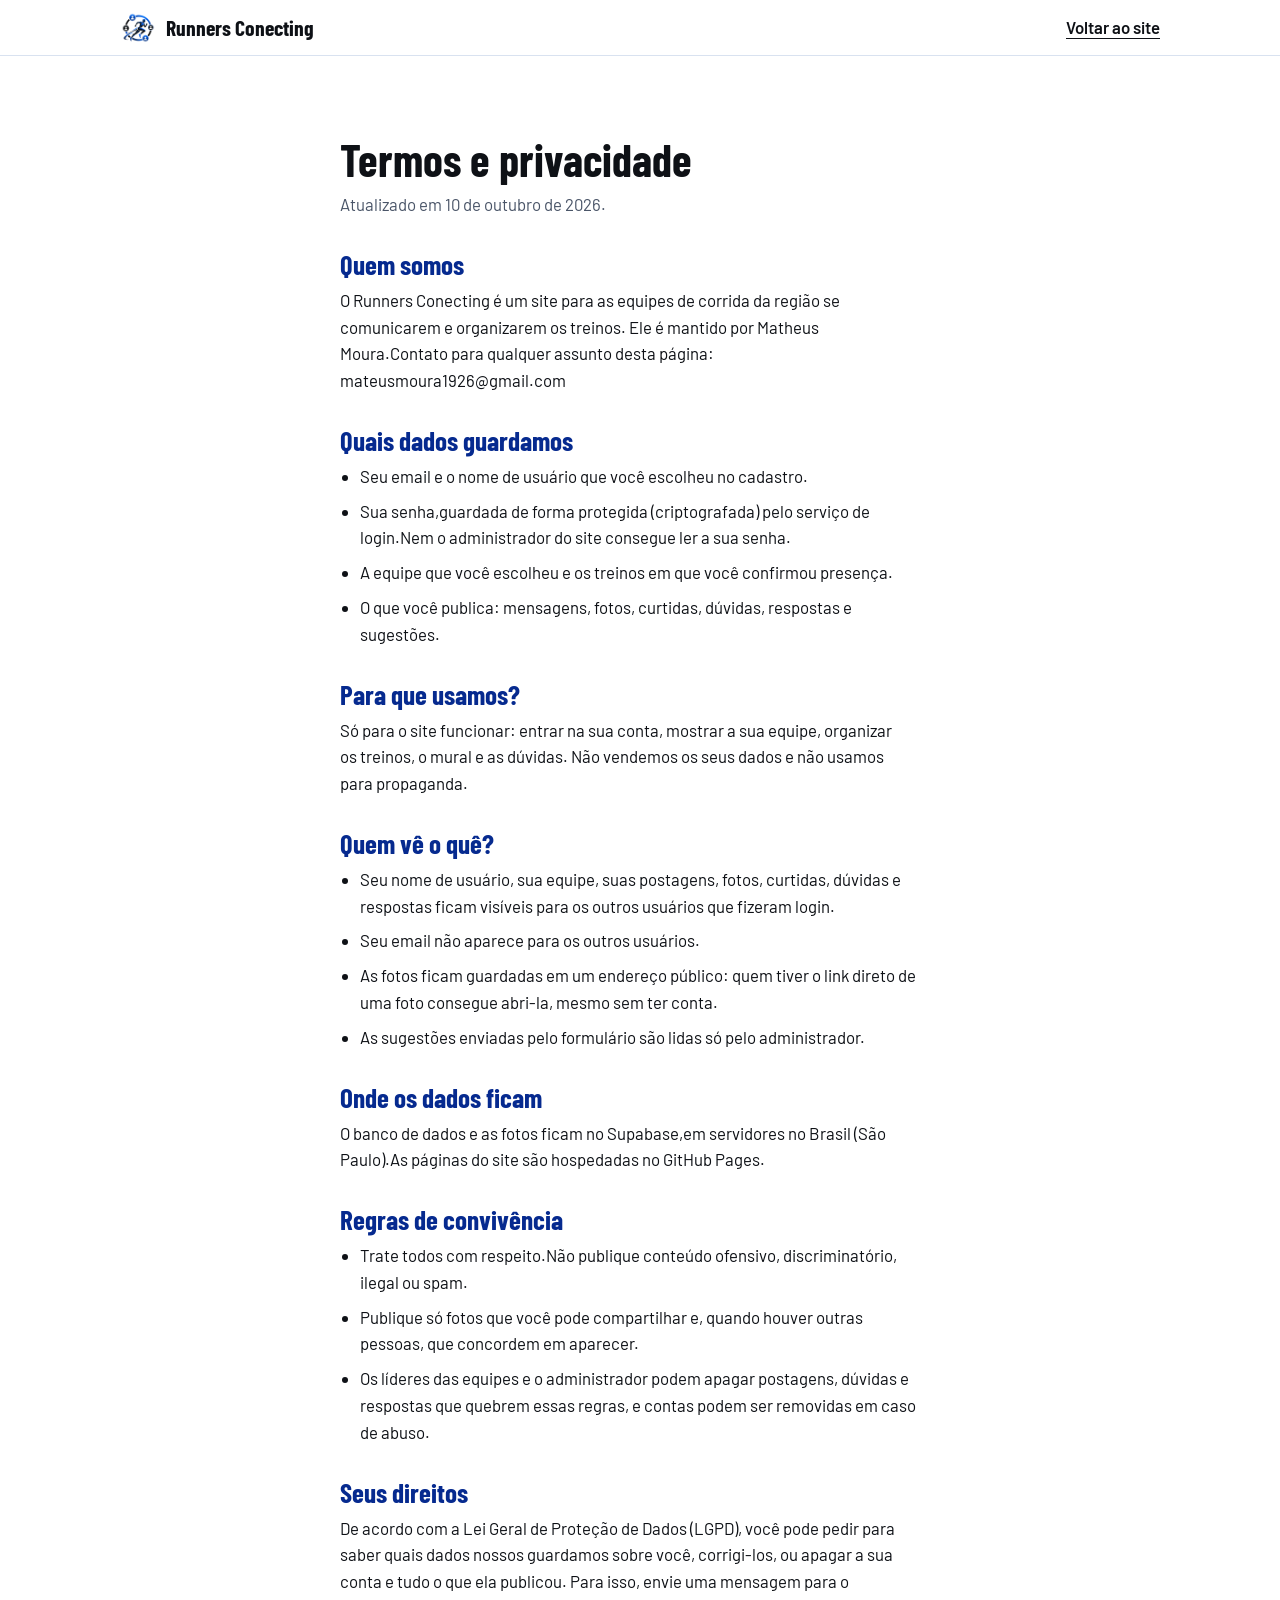
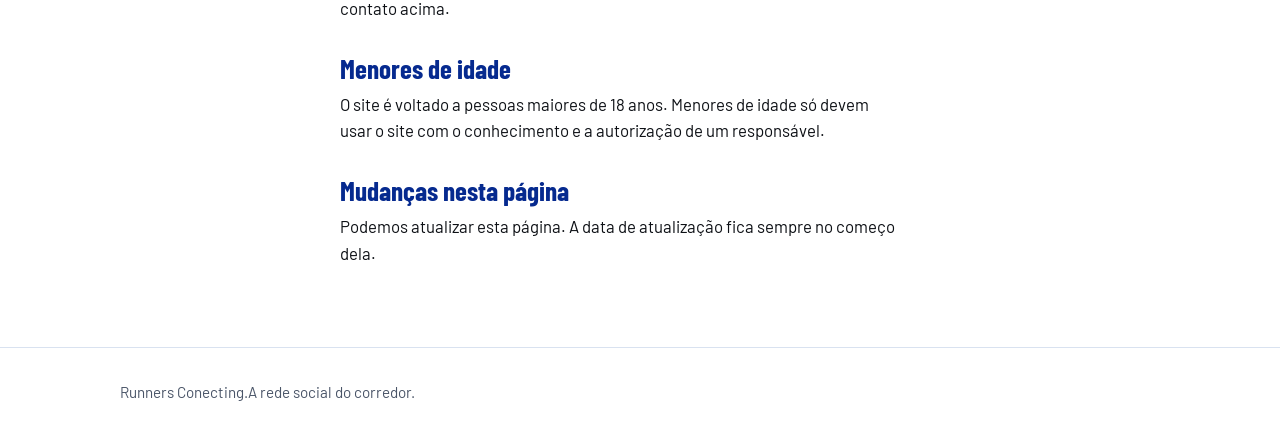
<file: privacidade.html>
<!DOCTYPE html>
<html lang="pt-BR">
<head>
  <meta charset="UTF-8">
  <meta name="viewport" content="width=device-width, initial-scale=1">
  <meta name="theme-color" content="#0A55DB">
  <title>Termos e privacidade | Runners Conecting</title>
  <link rel="icon" href="img/logo.png" type="image/png">

  <!-- Fontes.Se ficarem sem internet, o navegador usa uma fonte parecida. -->
  <link rel="preconnect" href="https://fonts.googleapis.com">
  <link rel="preconnect" href="https://fonts.gstatic.com" crossorigin>
  <link href="https://fonts.googleapis.com/css2?family=Barlow:wght@400;500;600&family=Barlow+Condensed:wght@600;700;800&display=swap" rel="stylesheet">

  <link rel="stylesheet" href="style.css">
</head>
<body>

  <header class="topo">
    <div class="topo-conteudo">
      <a class="marca" href="index.html">
        <img src="img/logo.png" alt="" width="36" height="36">
        <span>Runners Conecting</span>
      </a>
      <a class="link-simples" href="index.html">Voltar ao site</a>
    </div>
  </header>

  <main class="secao">
    <div class="container container-estreito texto-longo">
      <h1 class="titulo-secao">Termos e privacidade</h1>
      <p class="texto-atualizado">Atualizado em 10 de outubro de 2026.</p>

      <h2>Quem somos</h2>
      <p>O Runners Conecting é um site para as equipes de corrida da região se comunicarem e organizarem os treinos. Ele é mantido por Matheus Moura.Contato para qualquer assunto desta página: mateusmoura1926@gmail.com</p>

      <h2>Quais dados guardamos</h2>
      <ul>
        <li>Seu email e o nome de usuário que você escolheu no cadastro.</li>
        <li>Sua senha,guardada de forma protegida (criptografada) pelo serviço de login.Nem o administrador do site consegue ler a sua senha.</li>
        <li>A equipe que você escolheu e os treinos em que você confirmou presença.</li>
        <li>O que você publica: mensagens, fotos, curtidas, dúvidas, respostas e sugestões.</li>
      </ul>

      <h2>Para que usamos?</h2>
      <p>Só para o site funcionar: entrar na sua conta, mostrar a sua equipe, organizar os treinos, o mural e as dúvidas. Não vendemos os seus dados e não usamos para propaganda.</p>

      <h2>Quem vê o quê?</h2>
      <ul>
        <li>Seu nome de usuário, sua equipe, suas postagens, fotos, curtidas, dúvidas e respostas ficam visíveis para os outros usuários que fizeram login.</li>
        <li>Seu email não aparece para os outros usuários.</li>
        <li>As fotos ficam guardadas em um endereço público: quem tiver o link direto de uma foto consegue abri-la, mesmo sem ter conta.</li>
        <li>As sugestões enviadas pelo formulário são lidas só pelo administrador.</li>
      </ul>

      <h2>Onde os dados ficam</h2>
      <p>O banco de dados e as fotos ficam no Supabase,em servidores no Brasil (São Paulo).As páginas do site são hospedadas no GitHub Pages.</p>

      <h2>Regras de convivência</h2>
      <ul>
        <li>Trate todos com respeito.Não publique conteúdo ofensivo, discriminatório, ilegal ou spam.</li>
        <li>Publique só fotos que você pode compartilhar e, quando houver outras pessoas, que concordem em aparecer.</li>
        <li>Os líderes das equipes e o administrador podem apagar postagens, dúvidas e respostas que quebrem essas regras, e contas podem ser removidas em caso de abuso.</li>
      </ul>

      <h2>Seus direitos</h2>
      <p>De acordo com a Lei Geral de Proteção de Dados (LGPD), você pode pedir para saber quais dados nossos guardamos sobre você, corrigi-los, ou apagar a sua conta e tudo o que ela publicou. Para isso, envie uma mensagem para o contato acima.</p>

      <h2>Menores de idade</h2>
      <p>O site é voltado a pessoas maiores de 18 anos. Menores de idade só devem usar o site com o conhecimento e a autorização de um responsável.</p>

      <h2>Mudanças nesta página</h2>
      <p>Podemos atualizar esta página. A data de atualização fica sempre no começo dela.</p>
    </div>
  </main>

  <footer class="rodape">
    <div class="container">
      <p>Runners Conecting.A rede social do corredor.</p>
    </div>
  </footer>

</body>
</html>
</file>
<file: style.css>
:root {
  --azul: #0a55db;
  --azul-escuro: #062a8f;
  --azul-claro: #e8f0fd;
  --preto: #0e1116;
  --texto-suave: #4a5568;
  --linha: #d9e2f0;
  --branco: #ffffff;
  --erro: #b42318;
  --sucesso: #0b6b3a;

  --fonte-titulo: "Barlow Condensed", "Arial Narrow", sans-serif;
  --fonte-texto: "Barlow", "Segoe UI", Arial, sans-serif;
}

/* ---------- Base ---------- */

* {
  box-sizing: border-box;
}

html {
  scroll-behavior: smooth;
}

body {
  margin: 0;
  font-family: var(--fonte-texto);
  font-size: 1.05rem;
  line-height: 1.6;
  color: var(--preto);
  background: var(--branco);
}

/* Garante que o atributo "hidden" sempre esconde o elemento */
[hidden] {
  display: none !important;
}

img {
  max-width: 100%;
  height: auto;
}

h1,
h2,
h3 {
  margin: 0;
  font-family: var(--fonte-titulo);
  line-height: 1.05;
}

p {
  margin: 0;
}

a {
  color: var(--azul);
}

:focus-visible {
  outline: 3px solid var(--azul);
  outline-offset: 3px;
}

.container {
  width: 100%;
  max-width: 1080px;
  margin: 0 auto;
  padding: 0 1.25rem;
}

.container-estreito {
  max-width: 640px;
}

/* ---------- Botões ---------- */

.botao {
  display: inline-block;
  padding: 0.8rem 1.5rem;
  font-family: var(--fonte-texto);
  font-size: 1rem;
  font-weight: 600;
  text-decoration: none;
  text-align: center;
  color: var(--branco);
  background: var(--azul);
  border: none;
  border-radius: 10px;
  cursor: pointer;
  transition: background 0.2s ease, transform 0.1s ease;
}

.botao:hover {
  background: var(--azul-escuro);
}

.botao:active {
  transform: translateY(1px);
}

.link-simples {
  font-weight: 600;
  color: var(--preto);
  text-underline-offset: 4px;
}

.link-simples:hover {
  color: var(--azul);
}

/* ---------- Formulários ---------- */

.formulario {
  display: grid;
  gap: 1rem;
}

.campo {
  display: grid;
  gap: 0.35rem;
}

.campo label {
  font-weight: 600;
  font-size: 0.95rem;
}

.campo input,
.campo textarea {
  width: 100%;
  padding: 0.75rem 0.9rem;
  font-family: var(--fonte-texto);
  font-size: 1rem;
  color: var(--preto);
  background: var(--branco);
  border: 1.5px solid var(--linha);
  border-radius: 10px;
  transition: border-color 0.2s ease, box-shadow 0.2s ease;
}

.campo textarea {
  resize: vertical;
}

.campo input:focus,
.campo textarea:focus {
  outline: none;
  border-color: var(--azul);
  box-shadow: 0 0 0 3px rgba(10, 85, 219, 0.25);
}

.mensagem {
  min-height: 1.4em;
  font-size: 0.95rem;
  font-weight: 500;
  color: var(--erro);
}

.mensagem.ok {
  color: var(--sucesso);
}

/* ---------- Tela de login ---------- */

.tela-login {
  min-height: 100vh;
  display: grid;
  place-items: center;
  padding: 2rem 1.25rem;
  background: linear-gradient(180deg, var(--azul-claro) 0%, var(--branco) 55%);
}

.login-caixa {
  width: 100%;
  max-width: 420px;
  padding: 2rem 1.5rem;
  background: var(--branco);
  border: 1px solid var(--linha);
  border-radius: 18px;
  text-align: center;
}

.login-logo {
  display: block;
  margin: 0 auto 0.5rem;
}

.login-titulo {
  font-size: 2.2rem;
  font-weight: 800;
}

.login-texto {
  margin: 0.25rem 0 1.5rem;
  color: var(--texto-suave);
}

.login-caixa .formulario {
  text-align: left;
}

.abas {
  display: grid;
  grid-template-columns: 1fr 1fr;
  gap: 0.25rem;
  padding: 0.25rem;
  margin-bottom: 1.25rem;
  background: var(--azul-claro);
  border-radius: 12px;
}

.aba {
  padding: 0.6rem 0.5rem;
  font-family: var(--fonte-texto);
  font-size: 1rem;
  font-weight: 600;
  color: var(--texto-suave);
  background: transparent;
  border: none;
  border-radius: 9px;
  cursor: pointer;
  transition: background 0.2s ease, color 0.2s ease;
}

.aba[aria-selected="true"] {
  color: var(--branco);
  background: var(--azul);
}

/* ---------- Topo e menu ---------- */

.topo {
  position: sticky;
  top: 0;
  z-index: 10;
  background: var(--branco);
  border-bottom: 1px solid var(--linha);
}

.topo-conteudo {
  display: flex;
  flex-wrap: wrap;
  align-items: center;
  justify-content: space-between;
  gap: 0.25rem 1rem;
  max-width: 1080px;
  margin: 0 auto;
  padding: 0.6rem 1.25rem;
}

.marca {
  display: flex;
  align-items: center;
  gap: 0.6rem;
  font-family: var(--fonte-titulo);
  font-size: 1.35rem;
  font-weight: 700;
  color: var(--preto);
  text-decoration: none;
}

.botao-sair {
  padding: 0.4rem 0.9rem;
  font-family: var(--fonte-texto);
  font-size: 0.95rem;
  font-weight: 600;
  color: var(--preto);
  background: transparent;
  border: 1.5px solid var(--linha);
  border-radius: 8px;
  cursor: pointer;
  transition: border-color 0.2s ease, color 0.2s ease;
}

.botao-sair:hover {
  color: var(--azul);
  border-color: var(--azul);
}

/* No celular o menu fica numa linha própria, que rola para o lado se precisar */
.menu {
  display: flex;
  gap: 1.25rem;
  width: 100%;
  order: 3;
  overflow-x: auto;
  padding: 0.25rem 0;
}

.menu a {
  flex-shrink: 0;
  font-weight: 600;
  color: var(--preto);
  text-decoration: none;
  padding: 0.25rem 0;
  border-bottom: 2px solid transparent;
  transition: border-color 0.2s ease, color 0.2s ease;
}

.menu a:hover {
  color: var(--azul);
  border-bottom-color: var(--azul);
}

/* ---------- Seções ---------- */

.secao {
  padding: 3.5rem 0;
  /* Evita que o topo fixo cubra o título quando se clica numa âncora */
  scroll-margin-top: 6.5rem;
}

.secao-clara {
  background: var(--azul-claro);
}

.titulo-secao {
  font-size: clamp(2rem, 5vw, 2.8rem);
  font-weight: 700;
}

.texto-secao {
  max-width: 60ch;
  margin: 0.5rem 0 2rem;
  color: var(--texto-suave);
}

/* ---------- Início: logo flutuando com LED ---------- */

.heroi {
  display: grid;
  gap: 1.5rem;
  align-items: center;
  padding: 1rem 0 3rem;
}

/* No celular a logo vem primeiro */
.logo-palco {
  position: relative;
  display: grid;
  place-items: center;
  width: min(70vw, 300px);
  margin: 0 auto;
}

/* O LED: um brilho azul suave que "respira" atrás da logo */
.logo-palco::before {
  content: "";
  position: absolute;
  inset: 6%;
  border-radius: 50%;
  background: radial-gradient(
    circle,
    rgba(10, 85, 219, 0.55) 0%,
    rgba(10, 85, 219, 0.2) 45%,
    rgba(10, 85, 219, 0) 70%
  );
  filter: blur(22px);
  animation: led 4s ease-in-out infinite alternate;
}

.logo-palco img {
  position: relative;
  width: 100%;
  animation: flutuar 5s ease-in-out infinite alternate;
}

@keyframes flutuar {
  from {
    transform: translateY(0);
  }
  to {
    transform: translateY(-14px);
  }
}

@keyframes led {
  from {
    opacity: 0.55;
    transform: scale(0.92);
  }
  to {
    opacity: 1;
    transform: scale(1.08);
  }
}

.heroi-titulo {
  font-size: clamp(2.8rem, 9vw, 4.6rem);
  font-weight: 800;
  letter-spacing: -0.01em;
  overflow-wrap: anywhere;
}

.heroi-lead {
  max-width: 34ch;
  margin: 1rem 0 1.75rem;
  font-size: 1.25rem;
  color: var(--texto-suave);
}

.heroi-botoes {
  display: flex;
  flex-wrap: wrap;
  align-items: center;
  gap: 1rem 1.5rem;
}

/* ---------- Início: para que serve ---------- */

.sobre {
  padding-top: 2.5rem;
  border-top: 1px solid var(--linha);
}

.sobre-lista {
  margin: 1.5rem 0 0;
  padding: 0;
  list-style: none;
}

.sobre-lista li {
  display: grid;
  gap: 0.35rem;
  padding: 1.25rem 0;
  border-top: 1px solid var(--linha);
}

.sobre-lista li:first-child {
  border-top: none;
  padding-top: 0;
}

.sobre-lista h3 {
  font-size: 1.6rem;
  font-weight: 700;
  color: var(--azul-escuro);
}

.sobre-lista p {
  max-width: 60ch;
  color: var(--texto-suave);
}

/* ---------- Equipes ---------- */

/* As equipes se encaixam sozinhas: 3 lado a lado no computador, 1 por linha no celular */
.equipes-grade {
  display: grid;
  grid-template-columns: repeat(auto-fit, minmax(230px, 1fr));
  gap: 1.25rem;
}

.equipe-tile {
  position: relative;
  display: block;
  width: 100%;
  aspect-ratio: 4 / 3;
  padding: 0;
  overflow: hidden;
  font-family: var(--fonte-texto);
  text-align: left;
  color: var(--branco);
  background: linear-gradient(135deg, var(--azul-escuro), var(--azul));
  border: 3px solid var(--branco);
  border-radius: 18px;
  cursor: pointer;
  transition: transform 0.2s ease, box-shadow 0.2s ease;
}

.equipe-tile:hover {
  transform: translateY(-3px);
}

.equipe-tile img {
  position: absolute;
  inset: 0;
  width: 100%;
  height: 100%;
  object-fit: cover;
}

/* Faixa escura embaixo para o nome ficar legível sobre qualquer foto */
.equipe-tile::after {
  content: "";
  position: absolute;
  inset: 0;
  background: linear-gradient(180deg, rgba(14, 17, 22, 0) 45%, rgba(14, 17, 22, 0.8) 100%);
}

.equipe-nome {
  position: absolute;
  left: 1.25rem;
  right: 1.25rem;
  bottom: 1rem;
  z-index: 1;
  font-family: var(--fonte-titulo);
  font-size: clamp(1.7rem, 4vw, 2.1rem);
  font-weight: 800;
  line-height: 1.05;
}

/* O selo só aparece na equipe escolhida */
.equipe-selo {
  position: absolute;
  top: 0.9rem;
  left: 0.9rem;
  z-index: 1;
  display: none;
  padding: 0.25rem 0.7rem;
  font-size: 0.9rem;
  font-weight: 600;
  color: var(--branco);
  background: var(--azul);
  border-radius: 999px;
}

.equipe-tile.selecionada {
  box-shadow: 0 0 0 4px var(--azul);
}

.equipe-tile.selecionada .equipe-selo {
  display: block;
}

.aviso-equipe {
  min-height: 1.6em;
  margin-top: 1.25rem;
  font-weight: 600;
  color: var(--azul-escuro);
}

/* ---------- Comunidade ---------- */

.comunidade-grade {
  display: grid;
  gap: 2rem;
}

.caixa-midia {
  margin-top: 1.5rem;
  padding: 1.25rem;
  border: 2px dashed var(--linha);
  border-radius: 14px;
}

.caixa-midia h3 {
  font-size: 1.4rem;
  font-weight: 700;
}

.caixa-midia p {
  margin-top: 0.25rem;
  color: var(--texto-suave);
}

.lista-comentarios {
  display: grid;
}

.comentario {
  padding: 1rem 0;
  border-bottom: 1px solid var(--linha);
}

.comentario:first-child {
  padding-top: 0;
}

.comentario-topo {
  display: flex;
  flex-wrap: wrap;
  align-items: baseline;
  gap: 0.25rem 0.75rem;
}

.comentario-nome {
  font-weight: 600;
}

.comentario-data {
  font-size: 0.9rem;
  color: var(--texto-suave);
}

.comentario-apagar {
  margin-left: auto;
  padding: 0;
  font-family: var(--fonte-texto);
  font-size: 0.9rem;
  color: var(--texto-suave);
  background: none;
  border: none;
  text-decoration: underline;
  text-underline-offset: 3px;
  cursor: pointer;
}

.comentario-apagar:hover {
  color: var(--erro);
}

.comentario-texto {
  margin-top: 0.25rem;
  white-space: pre-wrap;
  overflow-wrap: anywhere;
}

/* O comentário recém-publicado aparece com uma entrada suave */
.comentario.novo {
  animation: entrar 0.4s ease;
}

@keyframes entrar {
  from {
    opacity: 0;
    transform: translateY(-8px);
  }
  to {
    opacity: 1;
    transform: translateY(0);
  }
}

.vazio {
  color: var(--texto-suave);
}

/* ---------- Rodapé ---------- */

.rodape {
  padding: 2rem 0;
  font-size: 0.95rem;
  color: var(--texto-suave);
  border-top: 1px solid var(--linha);
}

/* ---------- Telas maiores ---------- */

@media (min-width: 760px) {
  .topo-conteudo {
    flex-wrap: nowrap;
  }

  .menu {
    width: auto;
    order: 1;
    margin-left: auto;
    overflow: visible;
  }

  .botao-sair {
    order: 2;
  }

  .secao {
    padding: 5rem 0;
    scroll-margin-top: 4.5rem;
  }

  .heroi {
    grid-template-columns: 1.1fr 0.9fr;
    gap: 3rem;
    padding: 2rem 0 4rem;
  }

  /* No computador o texto fica à esquerda e a logo à direita */
  .logo-palco {
    order: 2;
    width: min(100%, 440px);
  }

  .heroi-texto {
    order: 1;
  }

  .sobre-lista li {
    grid-template-columns: 240px 1fr;
    gap: 2rem;
  }

  .comunidade-grade {
    grid-template-columns: 1fr 1fr;
    gap: 3rem;
  }
}

/* Quem prefere menos movimento no celular/computador não vê a animação */
@media (prefers-reduced-motion: reduce) {
  html {
    scroll-behavior: auto;
  }

  .logo-palco::before,
  .logo-palco img,
  .comentario.novo {
    animation: none;
  }

  .equipe-tile,
  .botao {
    transition: none;
  }
}

/* =========================================================
   ETAPA 3 - PÁGINA DA EQUIPE
   ========================================================= */

.equipe-topo {
  padding: 1.5rem 0 0;
}

/* Capa: foto da equipe (ou fundo azul) com o nome por cima */
.equipe-capa {
  position: relative;
  min-height: 190px;
  overflow: hidden;
  background: linear-gradient(135deg, var(--azul-escuro), var(--azul));
  border-radius: 18px;
}

.equipe-capa img {
  position: absolute;
  inset: 0;
  width: 100%;
  height: 100%;
  object-fit: cover;
}

.equipe-capa::after {
  content: "";
  position: absolute;
  inset: 0;
  background: linear-gradient(180deg, rgba(14, 17, 22, 0) 35%, rgba(14, 17, 22, 0.8) 100%);
}

.equipe-capa-titulo {
  position: absolute;
  left: 1.25rem;
  right: 1.25rem;
  bottom: 1.1rem;
  z-index: 1;
  font-size: clamp(2.2rem, 7vw, 3.6rem);
  font-weight: 800;
  color: var(--branco);
}

.equipe-situacao {
  margin: 1.1rem 0 0.75rem;
  font-weight: 600;
  color: var(--azul-escuro);
}

/* ---------- Formulário do líder ---------- */

.area-lider {
  margin-bottom: 2rem;
  padding: 0 1.25rem;
  background: var(--azul-claro);
  border-radius: 14px;
}

.area-lider summary {
  padding: 1rem 0;
  font-family: var(--fonte-titulo);
  font-size: 1.4rem;
  font-weight: 700;
  color: var(--azul-escuro);
  cursor: pointer;
}

.form-treino {
  padding-bottom: 1.25rem;
}

.campo-dupla {
  display: grid;
  grid-template-columns: 1fr 1fr;
  gap: 1rem;
}

.form-botoes {
  display: flex;
  flex-wrap: wrap;
  align-items: center;
  gap: 0.75rem;
}

/* ---------- Lista de treinos ---------- */

.lista-treinos {
  display: grid;
  gap: 1rem;
}

.treino {
  display: grid;
  gap: 1rem;
  padding: 1.25rem;
  border: 1px solid var(--linha);
  border-radius: 14px;
}

.treino-dia {
  font-family: var(--fonte-titulo);
  font-size: 1.6rem;
  font-weight: 700;
  line-height: 1.1;
}

.treino-horario {
  font-family: var(--fonte-titulo);
  font-size: 2.4rem;
  font-weight: 800;
  line-height: 1;
  color: var(--azul);
}

.treino-local {
  font-weight: 600;
}

.treino-tipo,
.treino-obs {
  margin-top: 0.15rem;
  color: var(--texto-suave);
  overflow-wrap: anywhere;
}

.treino-presenca {
  display: grid;
  gap: 0.35rem;
  justify-items: start;
}

.botao-vou {
  padding: 0.55rem 1.3rem;
  font-family: var(--fonte-texto);
  font-size: 1rem;
  font-weight: 600;
  color: var(--azul);
  background: var(--branco);
  border: 2px solid var(--azul);
  border-radius: 10px;
  cursor: pointer;
  transition: background 0.2s ease, color 0.2s ease, transform 0.1s ease;
}

.botao-vou:hover {
  background: var(--azul-claro);
}

.botao-vou:active {
  transform: translateY(1px);
}

.botao-vou[aria-pressed="true"] {
  color: var(--branco);
  background: var(--azul);
}

.botao-vou:disabled {
  opacity: 0.6;
  cursor: wait;
}

.treino-contagem {
  font-weight: 600;
}

.treino-nomes {
  font-size: 0.95rem;
  color: var(--texto-suave);
  overflow-wrap: anywhere;
}

.treino-acoes {
  display: flex;
  gap: 1.25rem;
  padding-top: 0.75rem;
  border-top: 1px solid var(--linha);
}

.botao-texto {
  padding: 0;
  font-family: var(--fonte-texto);
  font-size: 0.95rem;
  font-weight: 600;
  color: var(--azul);
  background: none;
  border: none;
  text-decoration: underline;
  text-underline-offset: 3px;
  cursor: pointer;
}

.botao-texto-perigo {
  color: var(--erro);
}

/* ---------- Integrantes ---------- */

.lista-integrantes {
  display: grid;
  gap: 0.25rem 2rem;
  margin: 0;
  padding: 0;
  list-style: none;
}

.integrante {
  display: flex;
  flex-wrap: wrap;
  align-items: center;
  gap: 0.5rem;
  padding: 0.6rem 0;
  border-bottom: 1px solid var(--linha);
}

.integrante-nome {
  font-weight: 600;
}

.integrante-etiqueta {
  padding: 0.1rem 0.6rem;
  font-size: 0.85rem;
  font-weight: 600;
  color: var(--texto-suave);
  background: var(--branco);
  border: 1px solid var(--linha);
  border-radius: 999px;
}

.integrante-lider {
  color: var(--branco);
  background: var(--azul);
  border-color: var(--azul);
}

@media (min-width: 760px) {
  .equipe-capa {
    min-height: 260px;
  }

  .treino {
    grid-template-columns: 200px 1fr 220px;
    align-items: start;
    gap: 1.5rem;
  }

  .treino-acoes {
    grid-column: 1 / -1;
  }

  .lista-integrantes {
    grid-template-columns: 1fr 1fr;
  }
}

@media (prefers-reduced-motion: reduce) {
  .botao-vou {
    transition: none;
  }
}

/* =========================================================
   ETAPA 4 - MURAL: POSTAGENS COM FOTO E CURTIDAS
   ========================================================= */

.mural {
  max-width: 680px;
}

.form-post {
  margin-bottom: 2rem;
}

.post-foto-linha {
  display: flex;
  flex-wrap: wrap;
  align-items: center;
  gap: 0.75rem 1rem;
}

/* O botão nativo de arquivo fica escondido; quem aparece é o rótulo estilizado */
.campo-arquivo {
  position: absolute;
  width: 1px;
  height: 1px;
  overflow: hidden;
  opacity: 0;
  pointer-events: none;
}

.botao-arquivo {
  padding: 0.55rem 1.1rem;
  font-weight: 600;
  color: var(--azul);
  background: var(--branco);
  border: 2px solid var(--azul);
  border-radius: 10px;
  cursor: pointer;
  transition: background 0.2s ease;
}

.botao-arquivo:hover {
  background: var(--azul-claro);
}

.campo-arquivo:focus-visible + .botao-arquivo {
  outline: 3px solid var(--azul);
  outline-offset: 3px;
}

.previa-foto {
  display: flex;
  align-items: center;
  gap: 0.75rem;
}

.previa-foto img {
  width: 72px;
  height: 72px;
  object-fit: cover;
  border: 1px solid var(--linha);
  border-radius: 10px;
}

.lista-posts {
  display: grid;
  gap: 1rem;
}

.post {
  display: grid;
  gap: 0.75rem;
  padding: 1.25rem;
  background: var(--branco);
  border: 1px solid var(--linha);
  border-radius: 14px;
}

.post.novo {
  animation: entrar 0.4s ease;
}

.post-topo {
  display: flex;
  flex-wrap: wrap;
  align-items: baseline;
  gap: 0.25rem 0.75rem;
}

.post-nome {
  font-weight: 600;
}

.post-data {
  font-size: 0.9rem;
  color: var(--texto-suave);
}

.post-apagar {
  margin-left: auto;
}

.post-texto-conteudo {
  white-space: pre-wrap;
  overflow-wrap: anywhere;
}

.post-foto-link {
  display: block;
  overflow: hidden;
  background: var(--azul-claro);
  border-radius: 12px;
}

.post-foto {
  display: block;
  width: 100%;
  max-height: 560px;
  object-fit: contain;
}

/* ---------- Curtir ---------- */

.botao-curtir {
  display: inline-flex;
  align-items: center;
  gap: 0.4rem;
  justify-self: start;
  padding: 0.35rem 0.8rem;
  font-family: var(--fonte-texto);
  font-size: 0.95rem;
  font-weight: 600;
  color: var(--texto-suave);
  background: var(--branco);
  border: 1.5px solid var(--linha);
  border-radius: 999px;
  cursor: pointer;
  transition: color 0.2s ease, border-color 0.2s ease, background 0.2s ease;
}

.botao-curtir:hover {
  color: var(--azul);
  border-color: var(--azul);
}

.botao-curtir:disabled {
  opacity: 0.6;
  cursor: wait;
}

.botao-curtir svg {
  fill: none;
  stroke: currentColor;
  stroke-width: 2;
  stroke-linejoin: round;
}

.botao-curtir[aria-pressed="true"] {
  color: var(--azul);
  background: var(--azul-claro);
  border-color: var(--azul);
}

.botao-curtir[aria-pressed="true"] svg {
  fill: currentColor;
}

.botao-curtir.curtiu svg {
  animation: pulo 0.35s ease;
}

.curtir-total:empty {
  display: none;
}

@keyframes pulo {
  0% {
    transform: scale(1);
  }
  50% {
    transform: scale(1.35);
  }
  100% {
    transform: scale(1);
  }
}

@media (prefers-reduced-motion: reduce) {
  .post.novo,
  .botao-curtir.curtiu svg {
    animation: none;
  }

  .botao-arquivo,
  .botao-curtir {
    transition: none;
  }
}

/* =========================================================
   ETAPA 5 - DÚVIDAS E RESPOSTAS
   ========================================================= */

.duvidas {
  max-width: 680px;
}

.form-duvida {
  margin-bottom: 2rem;
}

/* Filtro "Em aberto / Resolvidas": fundo branco para aparecer também nas seções azuis claras */
.abas-duvidas {
  max-width: 320px;
  margin-bottom: 1.25rem;
  background: var(--branco);
  border: 1px solid var(--linha);
}

.lista-duvidas {
  display: grid;
  gap: 1rem;
}

.duvida {
  display: grid;
  gap: 0.6rem;
  padding: 1.25rem;
  background: var(--branco);
  border: 1px solid var(--linha);
  border-radius: 14px;
}

.duvida.novo {
  animation: entrar 0.4s ease;
}

.duvida-topo,
.resposta-topo {
  display: flex;
  flex-wrap: wrap;
  align-items: baseline;
  gap: 0.25rem 0.75rem;
}

.duvida-autor {
  font-weight: 600;
}

.duvida-data {
  font-size: 0.9rem;
  color: var(--texto-suave);
}

.duvida-etiqueta {
  padding: 0.1rem 0.65rem;
  font-size: 0.85rem;
  font-weight: 600;
  color: var(--sucesso);
  background: #e3f3ea;
  border-radius: 999px;
}

.duvida-titulo {
  font-size: 1.55rem;
  font-weight: 700;
  line-height: 1.15;
  overflow-wrap: anywhere;
}

.duvida-resolvida .duvida-titulo {
  color: var(--texto-suave);
}

.duvida-detalhe {
  color: var(--texto-suave);
  white-space: pre-wrap;
  overflow-wrap: anywhere;
}

.respostas {
  display: grid;
  gap: 0.9rem;
  padding: 0.9rem 1rem;
  background: var(--azul-claro);
  border-radius: 10px;
}

.resposta-apagar {
  margin-left: auto;
}

.resposta-texto {
  margin-top: 0.15rem;
  white-space: pre-wrap;
  overflow-wrap: anywhere;
}

.duvida-acoes {
  display: flex;
  flex-wrap: wrap;
  align-items: center;
  gap: 0.5rem 1.25rem;
  padding-top: 0.6rem;
  border-top: 1px solid var(--linha);
}

.duvida-total {
  margin-right: auto;
  font-size: 0.95rem;
  color: var(--texto-suave);
}

.form-resposta {
  padding-top: 0.5rem;
}

@media (prefers-reduced-motion: reduce) {
  .duvida.novo {
    animation: none;
  }
}

/* =========================================================
   VERSÃO FINAL - TERMOS, ACEITE E AVISOS
   ========================================================= */

.aceite {
  display: flex;
  align-items: flex-start;
  gap: 0.6rem;
  font-size: 0.95rem;
  line-height: 1.45;
}

.aceite input {
  flex-shrink: 0;
  width: 1.15rem;
  height: 1.15rem;
  margin-top: 0.15rem;
  accent-color: var(--azul);
}

.login-rodape {
  margin-top: 1.25rem;
  font-size: 0.95rem;
}

.aviso-noscript {
  padding: 1rem;
  text-align: center;
  font-weight: 600;
  color: var(--branco);
  background: var(--azul-escuro);
}

.rodape a {
  color: var(--texto-suave);
  text-underline-offset: 3px;
}

.rodape a:hover {
  color: var(--azul);
}

/* Página de termos e privacidade */
.texto-longo h2 {
  margin-top: 2rem;
  font-size: 1.7rem;
  font-weight: 700;
  color: var(--azul-escuro);
}

.texto-longo p,
.texto-longo li {
  margin-top: 0.5rem;
  max-width: 62ch;
}

.texto-longo ul {
  margin: 0;
  padding-left: 1.25rem;
}

.texto-atualizado {
  margin-top: 0.5rem;
  color: var(--texto-suave);
}

/* =========================================================
   COMPARTILHAR NO WHATSAPP E COMENTÁRIOS NAS POSTAGENS
   ========================================================= */

.botao-whatsapp {
  display: inline-block;
  padding: 0.45rem 1rem;
  font-size: 0.95rem;
  font-weight: 600;
  color: var(--sucesso);
  text-decoration: none;
  background: var(--branco);
  border: 2px solid var(--sucesso);
  border-radius: 10px;
  transition: background 0.2s ease;
}

.botao-whatsapp:hover {
  background: #e3f3ea;
}

.post-rodape {
  display: flex;
  flex-wrap: wrap;
  align-items: center;
  gap: 0.5rem;
}

.botao-comentarios {
  padding: 0.35rem 0.8rem;
  font-family: var(--fonte-texto);
  font-size: 0.95rem;
  font-weight: 600;
  color: var(--texto-suave);
  background: var(--branco);
  border: 1.5px solid var(--linha);
  border-radius: 999px;
  cursor: pointer;
  transition: color 0.2s ease, border-color 0.2s ease, background 0.2s ease;
}

.botao-comentarios:hover {
  color: var(--azul);
  border-color: var(--azul);
}

.botao-comentarios[aria-expanded="true"] {
  color: var(--azul);
  background: var(--azul-claro);
  border-color: var(--azul);
}

.post-comentarios {
  display: grid;
  gap: 0.75rem;
  padding: 0.9rem 1rem;
  background: var(--azul-claro);
  border-radius: 10px;
}

.comentarios-lista {
  display: grid;
  gap: 0.9rem;
}

.pcomentario-topo {
  display: flex;
  flex-wrap: wrap;
  align-items: baseline;
  gap: 0.25rem 0.75rem;
}

.pcomentario-nome {
  font-weight: 600;
}

.pcomentario-apagar {
  margin-left: auto;
}

.pcomentario-texto {
  margin-top: 0.15rem;
  white-space: pre-wrap;
  overflow-wrap: anywhere;
}

.form-comentario {
  display: flex;
  gap: 0.5rem;
}

.form-comentario input {
  flex: 1;
  min-width: 0;
  padding: 0.6rem 0.8rem;
  font-family: var(--fonte-texto);
  font-size: 1rem;
  color: var(--preto);
  background: var(--branco);
  border: 1.5px solid var(--linha);
  border-radius: 10px;
}

.form-comentario input:focus {
  outline: none;
  border-color: var(--azul);
  box-shadow: 0 0 0 3px rgba(10, 85, 219, 0.25);
}

.botao-pequeno {
  padding: 0.6rem 1.1rem;
  font-size: 0.95rem;
}

@media (prefers-reduced-motion: reduce) {
  .botao-whatsapp,
  .botao-comentarios {
    transition: none;
  }
}

/* =========================================================
   AVISO FIXADO DO LÍDER
   ========================================================= */

.aviso-fixado {
  margin-top: 1.1rem;
  padding: 1.1rem 1.25rem;
  color: var(--branco);
  background: var(--azul-escuro);
  border-radius: 14px;
}

.aviso-home {
  margin: 0 0 2rem;
}

.aviso-fixado-titulo {
  font-size: 0.95rem;
  font-weight: 600;
  opacity: 0.85;
}

.aviso-fixado-texto {
  margin-top: 0.35rem;
  font-size: 1.15rem;
  line-height: 1.5;
  white-space: pre-wrap;
  overflow-wrap: anywhere;
}

.aviso-fixado-rodape {
  display: flex;
  flex-wrap: wrap;
  align-items: center;
  gap: 0.75rem 1.25rem;
  margin-top: 0.9rem;
}

.aviso-fixado-data {
  margin-right: auto;
  font-size: 0.9rem;
  opacity: 0.8;
}

/* Botões e links sobre o fundo azul escuro do aviso */
.aviso-fixado .botao-whatsapp {
  color: var(--branco);
  background: transparent;
  border-color: var(--branco);
}

.aviso-fixado .botao-whatsapp:hover {
  background: rgba(255, 255, 255, 0.15);
}

.link-branco {
  font-weight: 600;
  color: var(--branco);
  text-underline-offset: 4px;
}

.area-aviso {
  margin-top: 1rem;
  margin-bottom: 0;
}

/* =========================================================
   TREINOS ANTERIORES E PRÓXIMO TREINO NA PÁGINA INICIAL
   ========================================================= */

.historico {
  margin-top: 2rem;
}

.historico summary {
  font-family: var(--fonte-titulo);
  font-size: 1.5rem;
  font-weight: 700;
  color: var(--azul-escuro);
  cursor: pointer;
}

.lista-historico {
  margin-top: 0.75rem;
}

.historico-item {
  display: flex;
  flex-wrap: wrap;
  align-items: center;
  justify-content: space-between;
  gap: 0.5rem 1rem;
  padding: 0.9rem 0;
  border-bottom: 1px solid var(--linha);
}

.historico-quando {
  font-weight: 600;
}

.historico-detalhes,
.historico-total {
  font-size: 0.95rem;
  color: var(--texto-suave);
  overflow-wrap: anywhere;
}

.painel-treino-conteudo .botao {
  margin-top: 0.75rem;
}

/* =========================================================
   APRESENTAÇÃO (PÁGINA PARA QUEM AINDA NÃO FEZ LOGIN)
   ========================================================= */

.passos {
  display: grid;
  gap: 1.5rem;
  margin: 1.5rem 0 0;
  padding: 0;
  list-style: none;
  counter-reset: passo;
}

.passos li {
  counter-increment: passo;
}

.passos li::before {
  content: counter(passo);
  display: block;
  margin-bottom: 0.25rem;
  font-family: var(--fonte-titulo);
  font-size: 3.2rem;
  font-weight: 800;
  line-height: 1;
  color: var(--azul);
}

.passos h3 {
  font-size: 1.6rem;
  font-weight: 700;
}

.passos p {
  margin-top: 0.25rem;
  max-width: 34ch;
  color: var(--texto-suave);
}

.publicos {
  display: grid;
  gap: 1.25rem;
  margin-top: 1.5rem;
}

.publico {
  padding: 1.5rem;
  background: var(--branco);
  border: 1px solid var(--linha);
  border-radius: 14px;
}

.publico h3 {
  font-size: 1.7rem;
  font-weight: 700;
  color: var(--azul-escuro);
}

.publico p {
  margin-top: 0.5rem;
  color: var(--texto-suave);
}

.faq {
  margin-top: 1rem;
}

.faq details {
  padding: 1rem 0;
  border-bottom: 1px solid var(--linha);
}

.faq summary {
  font-weight: 600;
  font-size: 1.1rem;
  cursor: pointer;
}

.faq details p {
  margin-top: 0.6rem;
  color: var(--texto-suave);
}

.acesso .login-caixa {
  margin: 0 auto;
}

@media (min-width: 760px) {
  .passos {
    grid-template-columns: repeat(3, 1fr);
    gap: 2.5rem;
  }

  .publicos {
    grid-template-columns: 1fr 1fr;
    gap: 1.75rem;
  }
}

.painel-treino-conteudo {
  margin-top: 1rem;
}


/* =========================================================
   ASSESSORIA (treinador publica, alunos acompanham)
   ========================================================= */

/* Etiqueta "Assessoria" no canto do quadro da equipe, na página inicial */
.equipe-etiqueta {
  position: absolute;
  top: 0.9rem;
  right: 0.9rem;
  z-index: 1;
  padding: 0.25rem 0.7rem;
  font-size: 0.9rem;
  font-weight: 600;
  color: var(--branco);
  background: rgba(14, 17, 22, 0.75);
  border-radius: 999px;
}

/* Botão de contorno (ex.: "Ver o Instagram", "Abrir a planilha") */
.botao.botao-contorno {
  color: var(--azul);
  background: transparent;
  border: 2px solid var(--azul);
}

.botao.botao-contorno:hover {
  color: var(--azul-escuro);
  background: var(--azul-claro);
  border-color: var(--azul-escuro);
}

/* Abas Treinos / Publicações */
.abas-area {
  max-width: 360px;
}

/* Apresentação, serviços e contatos */
.texto-apresentacao {
  max-width: 62ch;
  margin-top: 0.75rem;
  white-space: pre-wrap;
  overflow-wrap: anywhere;
}

.bloco-servicos {
  margin-top: 1.5rem;
}

.bloco-servicos h3 {
  font-size: 1.5rem;
}

.lista-servicos {
  display: grid;
  gap: 0.4rem;
  max-width: 62ch;
  margin: 0.75rem 0 0;
  padding-left: 1.25rem;
}

.contatos {
  display: flex;
  flex-wrap: wrap;
  align-items: center;
  gap: 0.75rem 1rem;
  margin-top: 1.5rem;
}

.contatos:empty {
  display: none;
}

.contato-texto {
  color: var(--texto-suave);
  font-size: 0.95rem;
}

/* Postagens fixadas e treinos */
.post-fixado {
  border: 2px solid var(--azul);
}

.post-etiqueta {
  padding: 0.1rem 0.65rem;
  font-size: 0.85rem;
  font-weight: 600;
  color: var(--branco);
  background: var(--azul);
  border-radius: 999px;
}

.post-acoes-topo {
  display: flex;
  gap: 1rem;
  margin-left: auto;
}

.post-titulo {
  font-size: 1.6rem;
  overflow-wrap: anywhere;
}

.post-planilha {
  justify-self: start;
}

/* Gestão do treinador: pedidos de entrada e alunos */
.subtitulo-gestao {
  margin-top: 1.75rem;
  font-size: 1.5rem;
}

.lista-gestao {
  display: grid;
  gap: 0.6rem;
  margin-top: 0.75rem;
}

.gestao-item {
  display: flex;
  flex-wrap: wrap;
  align-items: center;
  justify-content: space-between;
  gap: 0.6rem 1rem;
  padding: 0.9rem 1.1rem;
  background: var(--branco);
  border: 1px solid var(--linha);
  border-radius: 12px;
}

.gestao-nome {
  font-weight: 600;
  overflow-wrap: anywhere;
}

.gestao-detalhe {
  font-size: 0.9rem;
  color: var(--texto-suave);
}

.gestao-acoes {
  display: flex;
  align-items: center;
  gap: 1rem;
}


/* "Esqueci minha senha" abaixo do botão Entrar */
.esqueci {
  margin-top: 1rem;
  text-align: center;
}
</file>
